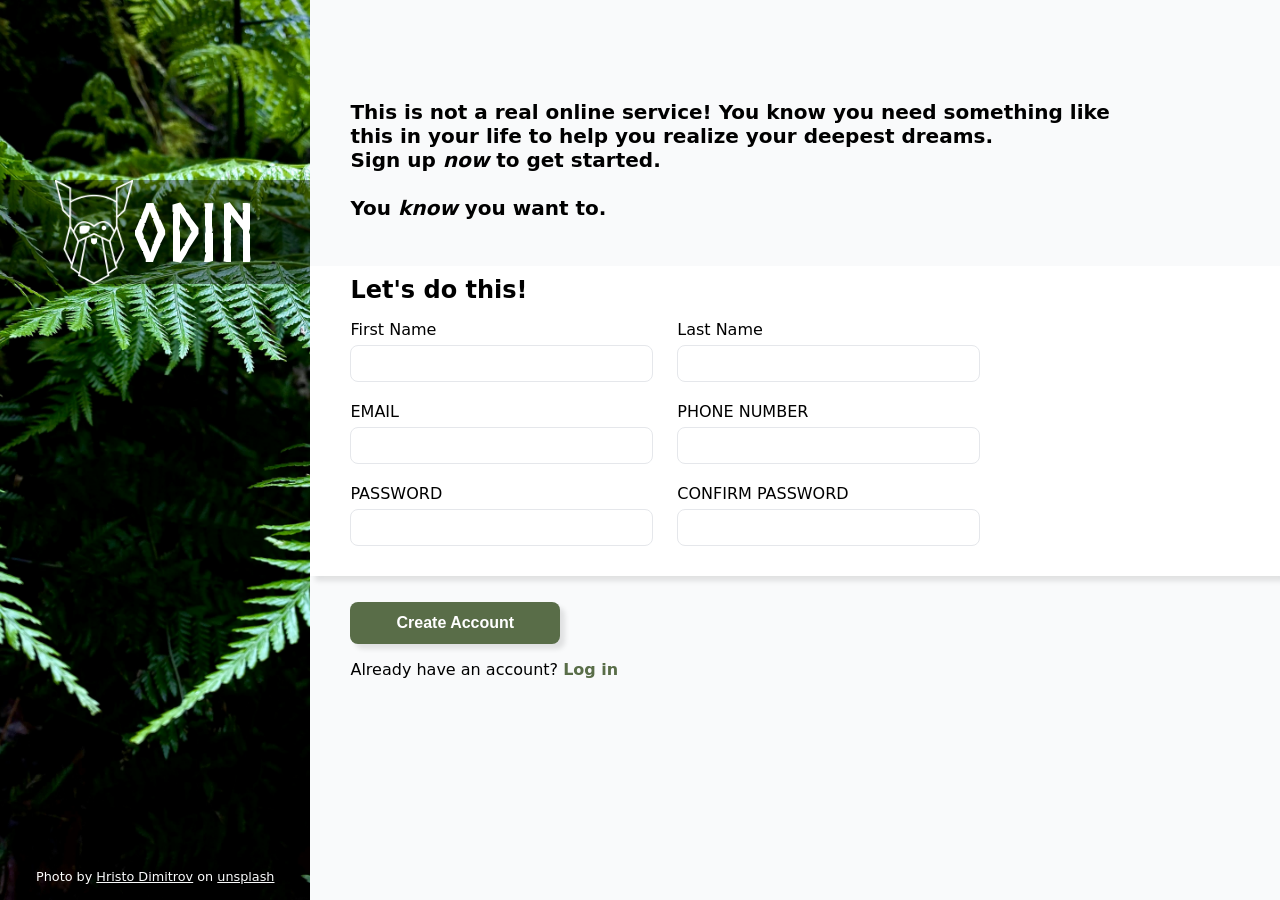
<file: index.html>
<!DOCTYPE html>
<html lang="en">
<head>
    <meta charset="UTF-8">
    <meta name="viewport" content="width=device-width, initial-scale=1.0">
    <title>Sign Up</title>
    <link rel="stylesheet" href="style.css">
</head>
<body>
    <div class="container">
        <div class="sidebar">
            <div class="logo-banner">
                <img src="./odin-lined.png" alt="odin-logo" class="logo-img">
                <span class="logo-lined">ODIN</span>
            </div>
            <div class="photo-credit">
                <div>Photo by <a href="https://unsplash.com/@hristodimitrov">Hristo Dimitrov</a> on <a href="https://unsplash.com">unsplash</a></div>
            </div>
        </div>
        
        <main>
            <div class="hero">
                <p>
                   This is not a real online service!
                    You know you need something like this in your life to help you realize your deepest dreams.
                    <br>Sign up <em>now</em> to get started.
                </p>
                <p>
                    <br>You <em>know</em> you want to.
                </p>
            </div>
            <div class="form-panel">
                <form action="index.html" method="post" id="signup-form">
                    <h2>Let's do this!</h2>
                    <div class="form-row">
                        <div class="form-field">
                        <label for="firstname">First Name</label>
                        <input type="text" id="firstname" name="firstname">
                        </div>

                        <div class="form-field">
                        <label for="lastname">Last Name</label>
                        <input type="text" id="lastname" name="lastname">
                        </div>
                    </div>

                    <div class="form-row">
                        <div class="form-field">
                            <label for="email">EMAIL</label>
                            <input
                            type="email"
                            id="email"
                            name="email"
                            autocomplete="email"
                            required
                            >
                        </div>

                        <div class="form-field">
                            <label for="phone">PHONE NUMBER</label>
                            <input
                            type="tel"
                            id="phone"
                            name="phone"
                            autocomplete="tel"
                            required
                            >
                        </div>
                        </div>

                    <div class="form-row">
                        <div class="form-field">
                            <label for="password">PASSWORD</label>
                            <input 
                            type="password"
                            id="password"
                            name="password"
                            autocomplete="new-password"
                            required
                            >
                        </div>

                        <div class="form-field">
                            <label for="confirm-password">CONFIRM PASSWORD</label>
                            <input 
                            type="password"
                            id="confirm-password"
                            name="confirm-password"
                            autocomplete="new-password"
                            required
                            >
                        </div>

                    </div>

                </form>
            </div>
            <div class="form-footer">
                <button type="submit" form="signup-form" class="create-btn">Create Account</button>
                <p class="login-prompt">Already have an account? <a href="#" class="login-link">Log in</a></p>
            </div>
        </main>
    </div>
</body>
</html>
</file>
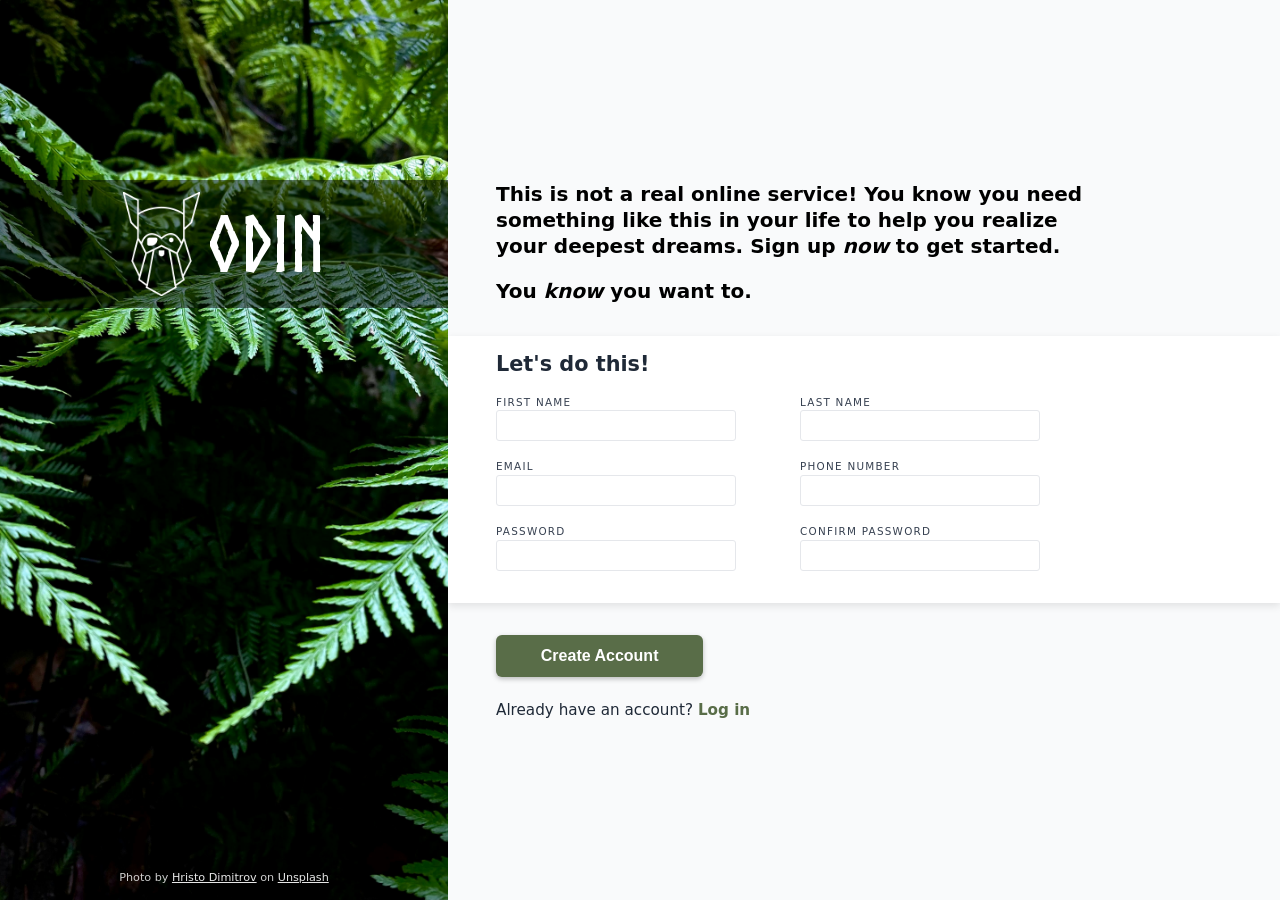
<file: doubao.html>
<!DOCTYPE html>
<html lang="en">
<head>
    <meta charset="UTF-8">
    <meta name="viewport" content="width=device-width, initial-scale=1.0">
    <title>Sign Up</title>
    <link rel="stylesheet" href="douabo-style.css">
</head>
<body>
    <div class="container">
        <div class="sidebar">
            <div class="logo-banner">
                <img src="odin-lined.png" alt="Odin logo" class="logo-img">
                <span class="logo-text">ODIN</span>
            </div>
            <div class="photo-credit">
                Photo by <a href="https://unsplash.com/@hristodimitrov" target="_blank" rel="noopener noreferrer">Hristo Dimitrov</a> on <a href="https://unsplash.com" target="_blank" rel="noopener noreferrer">Unsplash</a>
            </div>
        </div>
        <div class="main">
            <div class="hero">
                <p class="hero-text">
                    This is not a real online service! You know you need something like this in your life to help you realize your deepest dreams. Sign up <em>now</em> to get started.
                </p>
                <p class="hero-call">
                    You <em>know</em> you want to.
                </p>
            </div>
            <form action="#" method="post" class="signup-form">
                <div class="form-panel">
                    <h2 class="form-title">Let's do this!</h2>
                    <div class="form-row">
                        <div class="form-group">
                            <label for="first-name">FIRST NAME</label>
                            <input type="text" id="first-name" name="first_name" required>
                        </div>
                        <div class="form-group">
                            <label for="last-name">LAST NAME</label>
                            <input type="text" id="last-name" name="last_name" required>
                        </div>
                    </div>
                    <div class="form-row">
                        <div class="form-group">
                            <label for="email">EMAIL</label>
                            <input type="email" id="email" name="email" required>
                        </div>
                        <div class="form-group">
                            <label for="phone">PHONE NUMBER</label>
                            <input type="tel" id="phone" name="phone">
                        </div>
                    </div>
                    <div class="form-row">
                        <div class="form-group">
                            <label for="password">PASSWORD</label>
                            <input type="password" id="password" name="password" minlength="6" required>
                        </div>
                        <div class="form-group">
                            <label for="confirm-password">CONFIRM PASSWORD</label>
                            <input type="password" id="confirm-password" name="confirm_password" minlength="6" required>
                        </div>
                    </div>
                </div>
                <div class="form-footer">
                    <button type="submit" class="create-btn">Create Account</button>
                    <p class="login-prompt">Already have an account? <a href="#" class="login-link">Log in</a></p>
                </div>
            </form>
        </div>
    </div>
</body>
</html>
</file>
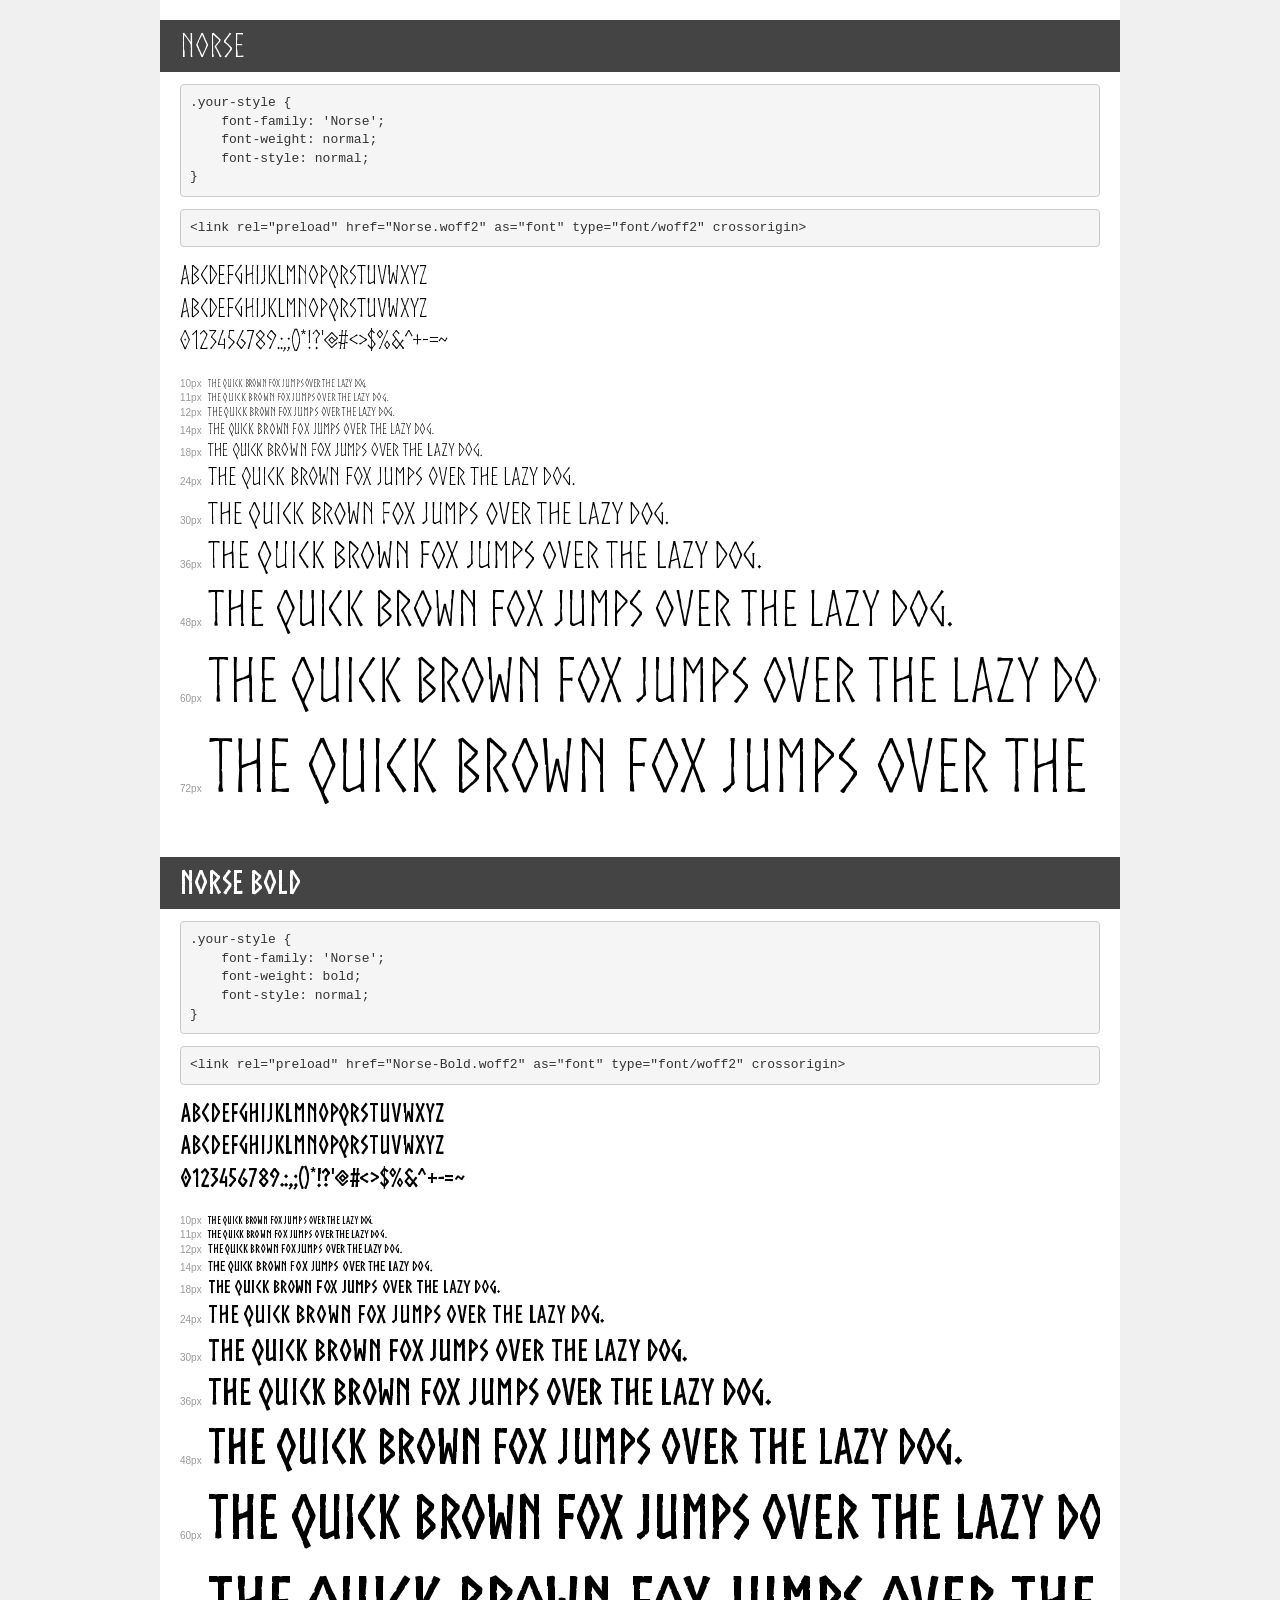
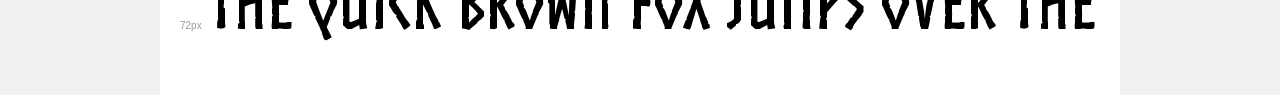
<file: fonts/demo.html>
<!DOCTYPE html>
<html lang="en">
<head>
    <meta charset="utf-8">
    <meta http-equiv="X-UA-Compatible" content="IE=edge">
    <meta name="viewport" content="width=device-width, initial-scale=1">
    <meta name="robots" content="noindex, noarchive">
    <meta name="format-detection" content="telephone=no">
    <title>Transfonter demo</title>
    <link href="stylesheet.css" rel="stylesheet">
    <style>
        /*
        http://meyerweb.com/eric/tools/css/reset/
        v2.0 | 20110126
        License: none (public domain)
        */
        html, body, div, span, applet, object, iframe,
        h1, h2, h3, h4, h5, h6, p, blockquote, pre,
        a, abbr, acronym, address, big, cite, code,
        del, dfn, em, img, ins, kbd, q, s, samp,
        small, strike, strong, sub, sup, tt, var,
        b, u, i, center,
        dl, dt, dd, ol, ul, li,
        fieldset, form, label, legend,
        table, caption, tbody, tfoot, thead, tr, th, td,
        article, aside, canvas, details, embed,
        figure, figcaption, footer, header, hgroup,
        menu, nav, output, ruby, section, summary,
        time, mark, audio, video {
            margin: 0;
            padding: 0;
            border: 0;
            font-size: 100%;
            font: inherit;
            vertical-align: baseline;
        }
        /* HTML5 display-role reset for older browsers */
        article, aside, details, figcaption, figure,
        footer, header, hgroup, menu, nav, section {
            display: block;
        }
        body {
            line-height: 1;
        }
        ol, ul {
            list-style: none;
        }
        blockquote, q {
            quotes: none;
        }
        blockquote:before, blockquote:after,
        q:before, q:after {
            content: '';
            content: none;
        }
        table {
            border-collapse: collapse;
            border-spacing: 0;
        }
        /* demo styles */
        body {
            background: #f0f0f0;
            color: #000;
        }
        .page {
            background: #fff;
            width: 920px;
            margin: 0 auto;
            padding: 20px 20px 0 20px;
            overflow: hidden;
        }
        .font-container {
            overflow-x: auto;
            overflow-y: hidden;
            margin-bottom: 40px;
            line-height: 1.3;
            white-space: nowrap;
            padding-bottom: 5px;
        }
        h1 {
            position: relative;
            background: #444;
            font-size: 32px;
            color: #fff;
            padding: 10px 20px;
            margin: 0 -20px 12px -20px;
        }
        .letters {
            font-size: 25px;
            margin-bottom: 20px;
        }
        .s10:before {
            content: '10px';
        }
        .s11:before {
            content: '11px';
        }
        .s12:before {
            content: '12px';
        }
        .s14:before {
            content: '14px';
        }
        .s18:before {
            content: '18px';
        }
        .s24:before {
            content: '24px';
        }
        .s30:before {
            content: '30px';
        }
        .s36:before {
            content: '36px';
        }
        .s48:before {
            content: '48px';
        }
        .s60:before {
            content: '60px';
        }
        .s72:before {
            content: '72px';
        }
        .s10:before, .s11:before, .s12:before, .s14:before,
        .s18:before, .s24:before, .s30:before, .s36:before,
        .s48:before, .s60:before, .s72:before {
            font-family: Arial, sans-serif;
            font-size: 10px;
            font-weight: normal;
            font-style: normal;
            color: #999;
            padding-right: 6px;
        }
        pre {
            display: block;
            padding: 9px;
            margin: 0 0 12px;
            font-family: Monaco, Menlo, Consolas, "Courier New", monospace;
            font-size: 13px;
            line-height: 1.428571429;
            color: #333;
            font-weight: normal;
            font-style: normal;
            background-color: #f5f5f5;
            border: 1px solid #ccc;
            overflow-x: auto;
            border-radius: 4px;
        }
        /* responsive */
        @media (max-width: 959px) {
            .page {
                width: auto;
                margin: 0;
            }
        }
    </style>
</head>
<body>
<div class="page">
    <div class="demo">
        <h1 style="font-family: 'Norse'; font-weight: normal; font-style: normal;">Norse</h1>
        <pre title="Usage">.your-style {
    font-family: 'Norse';
    font-weight: normal;
    font-style: normal;
}</pre>
        <pre title="Preload (optional)">
&lt;link rel=&quot;preload&quot; href=&quot;Norse.woff2&quot; as=&quot;font&quot; type=&quot;font/woff2&quot; crossorigin&gt;</pre>
        <div class="font-container" style="font-family: 'Norse'; font-weight: normal; font-style: normal;">
            <p class="letters">
                abcdefghijklmnopqrstuvwxyz<br>
ABCDEFGHIJKLMNOPQRSTUVWXYZ<br>
                0123456789.:,;()*!?'@#&lt;&gt;$%&^+-=~
            </p>
            <p class="s10" style="font-size: 10px;">The quick brown fox jumps over the lazy dog.</p>
            <p class="s11" style="font-size: 11px;">The quick brown fox jumps over the lazy dog.</p>
            <p class="s12" style="font-size: 12px;">The quick brown fox jumps over the lazy dog.</p>
            <p class="s14" style="font-size: 14px;">The quick brown fox jumps over the lazy dog.</p>
            <p class="s18" style="font-size: 18px;">The quick brown fox jumps over the lazy dog.</p>
            <p class="s24" style="font-size: 24px;">The quick brown fox jumps over the lazy dog.</p>
            <p class="s30" style="font-size: 30px;">The quick brown fox jumps over the lazy dog.</p>
            <p class="s36" style="font-size: 36px;">The quick brown fox jumps over the lazy dog.</p>
            <p class="s48" style="font-size: 48px;">The quick brown fox jumps over the lazy dog.</p>
            <p class="s60" style="font-size: 60px;">The quick brown fox jumps over the lazy dog.</p>
            <p class="s72" style="font-size: 72px;">The quick brown fox jumps over the lazy dog.</p>
        </div>
    </div>

    <div class="demo">
        <h1 style="font-family: 'Norse'; font-weight: bold; font-style: normal;">Norse Bold</h1>
        <pre title="Usage">.your-style {
    font-family: 'Norse';
    font-weight: bold;
    font-style: normal;
}</pre>
        <pre title="Preload (optional)">
&lt;link rel=&quot;preload&quot; href=&quot;Norse-Bold.woff2&quot; as=&quot;font&quot; type=&quot;font/woff2&quot; crossorigin&gt;</pre>
        <div class="font-container" style="font-family: 'Norse'; font-weight: bold; font-style: normal;">
            <p class="letters">
                abcdefghijklmnopqrstuvwxyz<br>
ABCDEFGHIJKLMNOPQRSTUVWXYZ<br>
                0123456789.:,;()*!?'@#&lt;&gt;$%&^+-=~
            </p>
            <p class="s10" style="font-size: 10px;">The quick brown fox jumps over the lazy dog.</p>
            <p class="s11" style="font-size: 11px;">The quick brown fox jumps over the lazy dog.</p>
            <p class="s12" style="font-size: 12px;">The quick brown fox jumps over the lazy dog.</p>
            <p class="s14" style="font-size: 14px;">The quick brown fox jumps over the lazy dog.</p>
            <p class="s18" style="font-size: 18px;">The quick brown fox jumps over the lazy dog.</p>
            <p class="s24" style="font-size: 24px;">The quick brown fox jumps over the lazy dog.</p>
            <p class="s30" style="font-size: 30px;">The quick brown fox jumps over the lazy dog.</p>
            <p class="s36" style="font-size: 36px;">The quick brown fox jumps over the lazy dog.</p>
            <p class="s48" style="font-size: 48px;">The quick brown fox jumps over the lazy dog.</p>
            <p class="s60" style="font-size: 60px;">The quick brown fox jumps over the lazy dog.</p>
            <p class="s72" style="font-size: 72px;">The quick brown fox jumps over the lazy dog.</p>
        </div>
    </div>

</div>
</body>
</html>
</file>
<file: style.css>
@font-face {
    font-family: 'Norse';
    src: url('./fonts/Norse-Bold.woff2') format('woff2'),
        url('./fonts/Norse-Bold.woff') format('woff');
    font-weight: bold;
    font-style: normal;
    font-display: swap;
}



*,
*::before,
*::after {
    box-sizing: border-box;
    margin: 0;
    padding: 0;
}

html, body {
    height: 100%;
    font-family: system-ui, -apple-system, 'Segoe UI', Roboto, Helvetica, Arial, sans-serif;
}
.container {
    display: flex;
    min-height: 100vh;
}

                    /* Sidebar */
.sidebar {
    
    width: 40%;
    background-image: url("./HristoDimitrov.jpg");
    background-size: cover;
    background-position: center;
    background-repeat: no-repeat;
    display: flex;
    flex-direction: column;
}

.logo-banner {
    margin-top: 20vh;
    display: flex;
    align-items: center;
    justify-content: center;
    background-color: rgb(0 0 0 / 0.4);
}
.logo-img {

    height: 6.5rem;
}

.logo-lined {
    font-family: Norse;
    color: white;
    font-weight: bold;
    font-size: 5rem;
    
}
.photo-credit {
    margin-top: auto;
    padding-bottom: 1rem;
    text-align: center;
    color: white;
    font-size: 0.8rem;
}
.photo-credit a{
    color: #f9fafb;
    
}

                    /* Main */

main {

    display: flex;
    flex-direction: column;
    gap: 16px;
    background-color: #f9fafb;

}

main .hero {
    padding: 100px 150px 30px 40px;
    font-weight: bold;
    font-size: 20px;
}

                    /* Form */

.form-panel {
    padding: 10px 300px 10px 40px;
    background-color: #fff;
    box-shadow: 5px 5px 5px rgb(0 0 0 / 0.1);
}
.form-panel h2 {
    margin-bottom: 16px;
}
.form-row {
display: flex;
gap: 24px;
margin-bottom: 20px;
}

.form-field {
flex: 1;
min-width: 0;
}

.form-field label {
display: block;
margin-bottom: 6px;
}

.form-field input {
width: 100%;
padding: 10px;
}

.form-field input {
    border:1.2px solid #E5E7EB;
    border-radius: 8px;
    outline: none;
    
}
.form-field input:user-invalid {
    border-color: #c53030;

}
.form-field input:focus {

    border-color: #2d6cc9;
    box-shadow: 3px 3px 5px rgb(0 0 0 / 0.1);

}

            /* Form Footer */
.form-footer {
    padding: 10px 300px 30px 40px;
}
.create-btn {
    padding: 12px 46px;
    border-radius: 8px;
    border-style: none;
    margin-bottom: 16px;
    background-color: #596D48;
    color: white;
    font-weight: bold;
    font-size: 16px;
    box-shadow: 5px 5px 5px rgb(0 0 0 / 0.1);
    cursor: pointer;

}
.create-btn:hover {
    background-color: rgb(59, 87, 36);

}
.login-link {
    color: #596D48;
    text-decoration: none;
    font-weight: bold;
}
</file>
<file: douabo-style.css>
@font-face {
    font-family: 'Norse';
    src: url('fonts/Norse-Bold.woff2') format('woff2'),
        url('fonts/Norse-Bold.woff') format('woff');
    font-weight: bold;
    font-style: normal;
    font-display: swap;
}

*,
*::before,
*::after {
    box-sizing: border-box;
    margin: 0;
    padding: 0;
}

html, body {
    height: 100%;
    font-family: system-ui, -apple-system, 'Segoe UI', Roboto, Helvetica, Arial, sans-serif;
}

.container {
    display: flex;
    min-height: 100vh;
}

/* ---------- Sidebar ---------- */
.sidebar {
    position: relative;
    flex: 0 0 35vw;
    min-width: 360px;
    background-image: url('HristoDimitrov.jpg');
    background-size: cover;
    background-position: center;
    background-repeat: no-repeat;
    color: #fff;
    display: flex;
    flex-direction: column;
}

.logo-banner {
    margin-top: 20vh;
    display: flex;
    align-items: center;
    justify-content: center;
    gap: 0.5rem;
    background-color: rgba(0, 0, 0, 0.5);
    padding: 0.75rem 1rem;
    width: 100%;
}

.logo-img {
    height: 6.5rem;
}

.logo-text {
    font-family: 'Norse', sans-serif;
    font-weight: bold;
    font-size: 4.8rem;
    color: #fff;
    line-height: 1;
}

.photo-credit {
    margin-top: auto;
    text-align: center;
    font-size: 0.7rem;
    padding: 1rem;
    color: rgba(255, 255, 255, 0.8);
}

.photo-credit a {
    color: rgba(255, 255, 255, 0.9);
    text-decoration: underline;
}

/* ---------- Main / Right side ---------- */
.main {
    flex: 1;
    display: flex;
    flex-direction: column;
    justify-content: center;
    background-color: #f9fafb;
}

.hero {
    padding: 2.5rem 3rem 2rem 3rem;
    max-width: 700px;
}

.hero-text {
    font-size: 1.25rem;
    font-weight: 600;
    line-height: 1.3;
    margin-bottom: 1.2rem;
}

.hero-call {
    font-size: 1.25rem;
    font-weight: 600;
    line-height: 1.3;
}

.hero em {
    font-style: italic;
}

/* ---------- Form ---------- */
.signup-form {
    width: 100%;
    display: flex;
    flex-direction: column;
}

.form-panel {
    background-color: #fff;
    padding: 1rem 3rem 2rem 3rem;
    box-shadow: 0 3px 8px rgba(0, 0, 0, 0.1);
}

.form-title {
    font-size: 1.3rem;
    font-weight: 600;
    margin-bottom: 1.2rem;
    color: #1f2937;
}

.form-row {
    display: flex;
    gap: 4rem;
    margin-bottom: 1.2rem;
}

.form-row:last-child {
    margin-bottom: 0;
}

.form-group {
    display: flex;
    flex-direction: column;
    flex: 0 0 240px;
}

.form-group label {
    font-size: 0.65rem;
    font-weight: 500;
    letter-spacing: 0.12em;
    color: #374151;
    margin-bottom: 0.15rem;
}

.form-group input {
    padding: 0.35rem 0.6rem;
    font-size: 0.95rem;
    border: 1px solid #E5E7EB;
    border-radius: 3px;
    background-color: #fff;
    outline: none;
    font-family: inherit;
    width: 100%;
    transition: border-color 0.1s, box-shadow 0.1s;
}

.form-group input:focus {
    border-color: #2d6cc9;
    box-shadow: 0 0 0 2px rgba(45, 108, 201, 0.15);
}

.form-group input:user-invalid {
    border-color: #c53030;
}

/* ---------- Form Footer ---------- */
.form-footer {
    padding: 2rem 3rem 2.5rem 3rem;
}

.create-btn {
    background-color: #596D48;
    color: #fff;
    font-size: 1rem;
    font-weight: 600;
    padding: 0.75rem 2.8rem;
    border: none;
    border-radius: 6px;
    cursor: pointer;
    box-shadow: 0 2px 5px rgba(0, 0, 0, 0.25);
    transition: background-color 0.15s;
}

.create-btn:hover {
    background-color: #4c5e3e;
}

.login-prompt {
    margin-top: 1.5rem;
    font-size: 0.95rem;
    color: #1f2937;
}

.login-link {
    color: #596D48;
    text-decoration: none;
    font-weight: 600;
}

.login-link:hover {
    text-decoration: underline;
}
</file>
<file: fonts/stylesheet.css>
@font-face {
    font-family: 'Norse';
    src: url('Norse.woff2') format('woff2'),
        url('Norse.woff') format('woff');
    font-weight: normal;
    font-style: normal;
    font-display: swap;
}

@font-face {
    font-family: 'Norse';
    src: url('Norse-Bold.woff2') format('woff2'),
        url('Norse-Bold.woff') format('woff');
    font-weight: bold;
    font-style: normal;
    font-display: swap;
}
</file>
